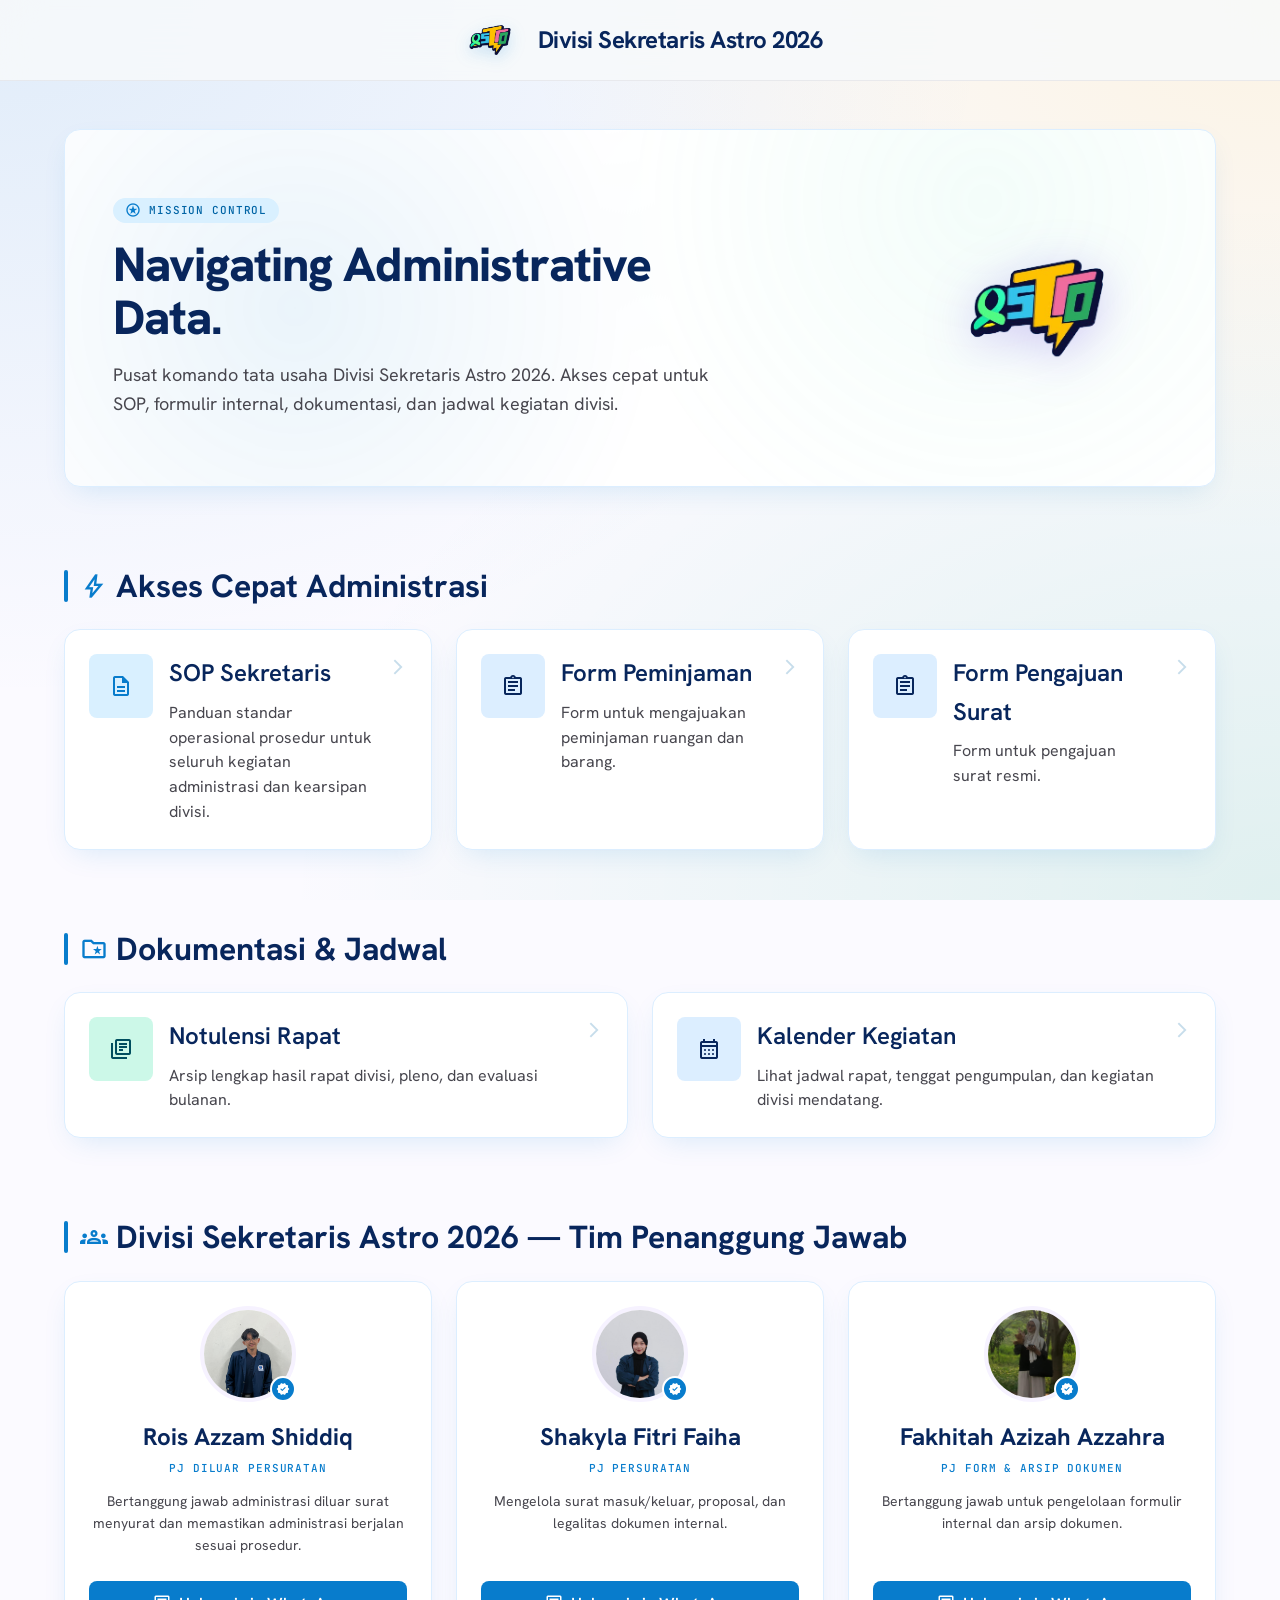
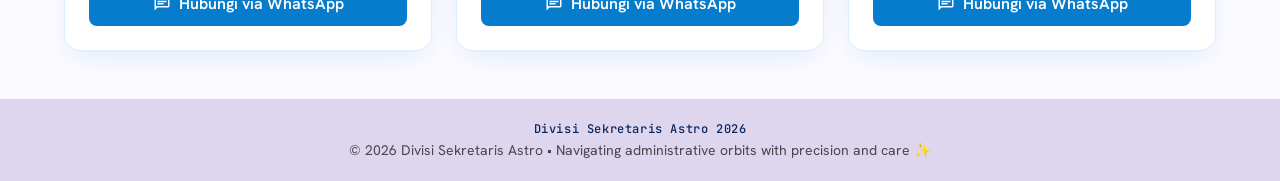
<file: index.html>
<!DOCTYPE html>
<html lang="id">
<head>
  <meta charset="UTF-8">
  <meta name="viewport" content="width=device-width, initial-scale=1.0">

  <!-- SEO Meta -->
  <title>Dashboard Administrasi — Divisi Sekretaris Astro 2026</title>
  <meta name="description" content="Pusat komando tata usaha Divisi Sekretaris Astro 2026. Akses cepat untuk SOP, formulir internal, dokumentasi, dan jadwal kegiatan divisi.">
  <meta name="theme-color" content="#7047eb">

  <!-- Open Graph -->
  <meta property="og:title" content="Dashboard Administrasi — Divisi Sekretaris Astro 2026">
  <meta property="og:description" content="Pusat komando tata usaha Divisi Sekretaris Astro 2026.">
  <meta property="og:type" content="website">

  <!-- Google Fonts -->
  <link rel="preconnect" href="https://fonts.googleapis.com">
  <link rel="preconnect" href="https://fonts.gstatic.com" crossorigin>
  <link href="https://fonts.googleapis.com/css2?family=Hanken+Grotesk:wght@400;500;600;700;800&family=JetBrains+Mono:wght@500&display=swap" rel="stylesheet">
  <link href="https://fonts.googleapis.com/css2?family=Material+Symbols+Outlined:opsz,wght,FILL,GRAD@20..48,100..700,0..1,-50..200&display=swap" rel="stylesheet">

  <!-- Stylesheet -->
  <link rel="stylesheet" href="assets/css/style.css">
</head>
<body>

  <!-- ============================================================
       NAVBAR
       ============================================================ -->
  <header id="navbar" class="navbar" role="banner">
    <div class="navbar__inner">

      <!-- Brand -->
      <a href="#" class="navbar__brand" aria-label="Divisi Sekretaris Astro 2026 — Home">
        <img class="navbar__brand-logo" src="images/logo%20astro%20trans.png" alt="Logo Astro">
        <span class="navbar__brand-name">Divisi Sekretaris Astro 2026</span>
      </a>

    </div>

  </header>


  <!-- ============================================================
       MAIN CONTENT
       ============================================================ -->
  <main class="main-content" id="main-content">

    <!-- ----------------------------------------------------------
         SECTION 1: HERO BANNER
         ---------------------------------------------------------- -->
    <section id="hero" class="hero reveal" aria-labelledby="hero-title">
      <!-- Decorative Background -->
      <div class="hero__bg-pattern" aria-hidden="true"></div>

      <!-- Text Content -->
      <div class="hero__content">
        <div class="hero__chip" aria-hidden="true">
          <span class="material-symbols-outlined">stars</span>
          <span class="hero__chip-text">Mission Control</span>
        </div>

        <h1 id="hero-title" class="hero__title">
          Navigating Administrative Data.
        </h1>

        <p class="hero__desc">
          Pusat komando tata usaha Divisi Sekretaris Astro 2026. Akses cepat untuk SOP,
          formulir internal, dokumentasi, dan jadwal kegiatan divisi.
        </p>
      </div>

      <!-- Decorative Illustration -->
      <div class="hero__image-wrapper" aria-hidden="true">
        <img
          src="images/logo%20astro%20trans.png"
          alt="Ilustrasi kabinet arsip futuristik dengan aksen ungu dan cyan"
          width="400"
          height="400"
        >
      </div>
    </section>


    <!-- ----------------------------------------------------------
         SECTION 2: QUICK ACCESS (Akses Cepat Administrasi)
         ---------------------------------------------------------- -->
    <section id="quick-access" aria-labelledby="quick-access-title">
      <div class="section-header reveal">
        <div class="section-line" aria-hidden="true"></div>
        <h2 id="quick-access-title" class="section-title">
          <span class="material-symbols-outlined section-icon" aria-hidden="true">bolt</span>
          Akses Cepat Administrasi
        </h2>
      </div>

      <div class="grid-3 reveal-stagger">

        <!-- Card: SOP Sekretariat -->
        <a
          id="card-sop"
          href="https://docs.google.com/document/d/11LgdM4YKsSl1xtKojL9pw4CxU6KqxnIM69tNo4jZIQ0/edit?usp=drive_link"
          class="glass-card quick-access__card reveal"
          aria-label="Buka SOP Sekretariat — panduan standar operasional prosedur"
        >
          <div class="icon-box icon-box-lg icon-box-purple" aria-hidden="true">
            <span class="material-symbols-outlined">description</span>
          </div>
          <div class="card-text">
            <h3 class="card-title">SOP Sekretaris</h3>
            <p class="card-desc">
              Panduan standar operasional prosedur untuk seluruh kegiatan administrasi
              dan kearsipan divisi.
            </p>
          </div>
          <span class="material-symbols-outlined card-arrow" aria-hidden="true">arrow_forward_ios</span>
        </a>

        <!-- Card: Formulir Internal -->
        <a
          id="card-forms"
          href="https://docs.google.com/forms/d/e/1FAIpQLSfppJyRRmmrPEbHN0Blx7syYmwjp7g-tctSmwbfHritn89O6g/viewform?usp=dialog"
          class="glass-card quick-access__card reveal"
          aria-label="Buka Formulir Internal — template formulir pengajuan dana dan persuratan"
        >
          <div class="icon-box icon-box-lg icon-box-lavender" aria-hidden="true">
            <span class="material-symbols-outlined">assignment</span>
          </div>
          <div class="card-text">
            <h3 class="card-title">Form Peminjaman</h3>
            <p class="card-desc">
              Form untuk mengajuakan peminjaman ruangan dan barang.
            </p>
          </div>
          <span class="material-symbols-outlined card-arrow" aria-hidden="true">arrow_forward_ios</span>
        </a>

        <a
          id="card-forms"
          href="https://docs.google.com/forms/d/e/1FAIpQLSfuPeuXYXEUirnykCm6wcbhS-tPKCIIwfPWo1d-4jchmznWcg/viewform?usp=publish-editor"
          class="glass-card quick-access__card reveal"
          aria-label="Buka Formulir Internal — template formulir pengajuan dana dan persuratan"
        >
          <div class="icon-box icon-box-lg icon-box-lavender" aria-hidden="true">
            <span class="material-symbols-outlined">assignment</span>
          </div>
          <div class="card-text">
            <h3 class="card-title">Form Pengajuan Surat</h3>
            <p class="card-desc">
              Form untuk pengajuan surat resmi.
            </p>
          </div>
          <span class="material-symbols-outlined card-arrow" aria-hidden="true">arrow_forward_ios</span>
        </a>

      </div>
    </section>


    <!-- ----------------------------------------------------------
         SECTION 3: DOKUMENTASI & JADWAL
         ---------------------------------------------------------- -->
    <section id="dokumentasi" aria-labelledby="dokumentasi-title">
      <div class="section-header reveal">
        <div class="section-line" aria-hidden="true"></div>
        <h2 id="dokumentasi-title" class="section-title">
          <span class="material-symbols-outlined section-icon" aria-hidden="true">folder_special</span>
          Dokumentasi &amp; Jadwal
        </h2>
      </div>

      <div class="grid-2 reveal-stagger">

        <!-- Notulensi Card -->
        <a
          id="card-notulensi"
          href="https://drive.google.com/drive/folders/10aBeDuEYL88uLtcIt7-J5j1_qvoX8Cja?usp=sharing"
          class="glass-card quick-access__card reveal"
          aria-label="Buka Notulensi Rapat di Google Drive"
        >
          <div class="icon-box icon-box-lg icon-box-teal" aria-hidden="true">
            <span class="material-symbols-outlined">library_books</span>
          </div>

          <div class="card-text">
            <h3 class="card-title">Notulensi Rapat</h3>
            <p class="card-desc">
              Arsip lengkap hasil rapat divisi, pleno, dan evaluasi bulanan.
            </p>
          </div>

          <span class="material-symbols-outlined card-arrow" aria-hidden="true">arrow_forward_ios</span>
        </a>

        <!-- Calendar Card -->
        <a
          id="card-calendar"
          href="https://drive.google.com/drive/folders/1xVrS3K7zp_4k-TYTXbSgyYBNEh5CtgHF?usp=drive_link"
          class="glass-card quick-access__card reveal"
          aria-label="Buka Kalender Kegiatan"
        >
          <div class="icon-box icon-box-lg icon-box-lavender" aria-hidden="true">
            <span class="material-symbols-outlined">calendar_month</span>
          </div>
          <div class="card-text">
            <h3 class="card-title">Kalender Kegiatan</h3>
            <p class="card-desc">Lihat jadwal rapat, tenggat pengumpulan, dan kegiatan divisi mendatang.</p>
          </div>
          <span class="material-symbols-outlined card-arrow" aria-hidden="true">arrow_forward_ios</span>
        </a>

      </div>
    </section>


    <!-- ----------------------------------------------------------
         SECTION 4: TIM PENANGGUNG JAWAB
         ---------------------------------------------------------- -->
    <section id="tim" aria-labelledby="tim-title">
      <div class="section-header reveal">
        <div class="section-line" aria-hidden="true"></div>
        <h2 id="tim-title" class="section-title">
          <span class="material-symbols-outlined section-icon" aria-hidden="true">groups</span>
          Divisi Sekretaris Astro 2026 — Tim Penanggung Jawab
        </h2>
      </div>

      <div class="grid-3 reveal-stagger">

        <!-- PIC 1: Rois -->
        <article id="pic-rois" class="glass-card pic-card reveal" aria-label="Profil Rois — PJ diluar Persuratan">
          <div class="pic-card__avatar-wrapper">
            <div class="pic-card__avatar">
              <img
                src="images/foto/rois.jpg"
                alt="Foto profil Rois, PJ diluar Persuratan"
                width="96"
                height="96"
              >
            </div>
            <div class="pic-card__verified-badge" aria-label="Terverifikasi">
              <span class="material-symbols-outlined" aria-hidden="true">verified</span>
            </div>
          </div>
          <h3 class="pic-card__name">Rois Azzam Shiddiq</h3>
          <p class="pic-card__role">PJ diluar Persuratan</p>
          <p class="pic-card__desc">
            Bertanggung jawab administrasi diluar surat menyurat dan memastikan administrasi berjalan sesuai prosedur.
          </p>
          <button
            class="btn-primary"
            data-whatsapp="62895412276357"
            data-name="Rois Azzam Shiddiq"
            aria-label="Hubungi Rois Azzam Shiddiq via WhatsApp"
          >
            <span class="material-symbols-outlined" aria-hidden="true">chat</span>
            Hubungi via WhatsApp
          </button>
        </article>

        <!-- PIC 2: shakyla -->
        <article id="pic-shakyla" class="glass-card pic-card reveal" aria-label="Profil Shakyla — PJ Persuratan">
          <div class="pic-card__avatar-wrapper">
            <div class="pic-card__avatar">
              <img
                src="images/foto/shakyla.jpeg"
                alt="Foto profil Shakyla, PJ Persuratan"
                width="96"
                height="96"
              >
            </div>
            <div class="pic-card__verified-badge" aria-label="Terverifikasi">
              <span class="material-symbols-outlined" aria-hidden="true">verified</span>
            </div>
          </div>
          <h3 class="pic-card__name">Shakyla Fitri Faiha</h3>
          <p class="pic-card__role">PJ Persuratan</p>
          <p class="pic-card__desc">
            Mengelola surat masuk/keluar, proposal, dan legalitas dokumen internal.
          </p>
          <button
            class="btn-primary"
            data-whatsapp="6287769726656"
            data-name="Shakyla Fitri Faiha"
            aria-label="Hubungi Shakyla Fitri Faiha via WhatsApp"
          >
            <span class="material-symbols-outlined" aria-hidden="true">chat</span>
            Hubungi via WhatsApp
          </button>
        </article>

        <!-- PIC 3: fahita -->
        <article id="pic-fahita" class="glass-card pic-card reveal" aria-label="Profil Fakhitah — PJ Form & Arsip Dokumen">
          <div class="pic-card__avatar-wrapper">
            <div class="pic-card__avatar">
              <img
                src="images/foto/fakhitah.png"
                alt="Foto profil Fakhitah, PJ Form & Arsip Dokumen"
                width="96"
                height="96"
              >
            </div>
            <div class="pic-card__verified-badge" aria-label="Terverifikasi">
              <span class="material-symbols-outlined" aria-hidden="true">verified</span>
            </div>
          </div>
          <h3 class="pic-card__name">Fakhitah Azizah Azzahra</h3>
          <p class="pic-card__role">PJ Form & Arsip Dokumen</p>
          <p class="pic-card__desc">
            Bertanggung jawab untuk pengelolaan formulir internal dan arsip dokumen.
          </p>
          <button
            class="btn-primary"
            data-whatsapp="6289695911149"
            data-name="Fakhitah Azizah Azzahra"
            aria-label="Hubungi Fakhitah Azizah Azzahra via WhatsApp"
          >
            <span class="material-symbols-outlined" aria-hidden="true">chat</span>
            Hubungi via WhatsApp
          </button>
        </article>

      </div>
    </section>

  </main><!-- /main-content -->


  <!-- ============================================================
       FOOTER
       ============================================================ -->
  <footer class="footer" role="contentinfo">
    <div class="footer__inner">
      <div>
        <p class="footer__brand-name">Divisi Sekretaris Astro 2026</p>
        <p class="footer__tagline">
          &copy; 2026 Divisi Sekretaris Astro &bull;
          Navigating administrative orbits with precision and care ✨
        </p>
      </div>

    </div>
  </footer>


  <!-- JavaScript -->
  <script src="assets/js/main.js"></script>
</body>
</html>
</file>
<file: assets/css/style.css>
/* ============================================================
   Sekreastro App — Main Stylesheet
   Divisi Sekretaris Astro 2026
   ============================================================ */

/* ----------------------------------------------------------
   1. GOOGLE FONTS
   ---------------------------------------------------------- */
@import url('https://fonts.googleapis.com/css2?family=Hanken+Grotesk:wght@400;500;600;700;800&family=JetBrains+Mono:wght@500&display=swap');
@import url('https://fonts.googleapis.com/css2?family=Material+Symbols+Outlined:opsz,wght,FILL,GRAD@20..48,100..700,0..1,-50..200&display=swap');

/* ----------------------------------------------------------
   2. CSS CUSTOM PROPERTIES (Design Tokens)
   ---------------------------------------------------------- */
:root {
  /* Color Palette */
  --color-primary:                 #08265c;
  --color-primary-fixed:           #dceeff;
  --color-primary-fixed-dim:       #b9ddff;
  --color-on-primary:              #ffffff;
  --color-primary-container:       #1a1b3b;
  --color-on-primary-container:    #8283a9;
  --color-on-primary-fixed:        #171838;
  --color-on-primary-fixed-variant:#434466;

  --color-secondary:               #087ccc;
  --color-secondary-fixed:         #d9f0ff;
  --color-secondary-fixed-dim:     #afe1ff;
  --color-on-secondary:            #ffffff;
  --color-secondary-container:     #1f9fe8;
  --color-on-secondary-container:  #fffbff;
  --color-on-secondary-fixed:      #00345b;
  --color-on-secondary-fixed-variant: #0064a5;

  --color-tertiary:                #009d71;
  --color-tertiary-fixed:          #ccf8e8;
  --color-tertiary-fixed-dim:      #76e9c3;
  --color-on-tertiary:             #ffffff;
  --color-tertiary-container:      #00222b;
  --color-on-tertiary-container:   #007a58;
  --color-on-tertiary-fixed:       #001f27;
  --color-on-tertiary-fixed-variant:#004e5f;

  --color-error:                   #ba1a1a;
  --color-error-container:         #ffdad6;
  --color-on-error:                #ffffff;
  --color-on-error-container:      #93000a;

  --color-background:              #fbfaff;
  --color-on-background:           #191c1e;
  --color-surface:                 #fbfaff;
  --color-surface-dim:             #d8dadc;
  --color-surface-bright:          #f7f9fb;
  --color-surface-container-lowest:#ffffff;
  --color-surface-container-low:   #f6f2ff;
  --color-surface-container:       #eee9fa;
  --color-surface-container-high:  #e7e1f5;
  --color-surface-container-highest:#ded5ef;
  --color-on-surface:              #191c1e;
  --color-on-surface-variant:      #47464e;
  --color-inverse-surface:         #2d3133;
  --color-inverse-on-surface:      #eff1f3;
  --color-surface-tint:            #087ccc;
  --color-surface-variant:         #e2edf5;

  --color-outline:                 #77767e;
  --color-outline-variant:         #c7ddeb;
  --color-inverse-primary:         #c3c3ec;

  /* Typography */
  --font-sans:  'Hanken Grotesk', sans-serif;
  --font-mono:  'JetBrains Mono', monospace;

  /* Font Sizes */
  --text-xs:     11px;
  --text-sm:     12px;
  --text-base:   14px;
  --text-md:     16px;
  --text-lg:     18px;
  --text-xl:     24px;
  --text-2xl:    32px;
  --text-3xl:    40px;
  --text-4xl:    48px;

  /* Spacing */
  --space-1:   4px;
  --space-2:   8px;
  --space-3:   12px;
  --space-4:   16px;
  --space-5:   20px;
  --space-6:   24px;
  --space-8:   32px;
  --space-10:  40px;
  --space-12:  48px;
  --space-16:  64px;
  --space-20:  80px;

  /* Border Radius */
  --radius-sm:   4px;
  --radius-md:   8px;
  --radius-lg:   12px;
  --radius-xl:   16px;
  --radius-2xl:  24px;
  --radius-full: 9999px;

  /* Transitions */
  --transition-fast:   0.15s ease;
  --transition-normal: 0.3s ease;
  --transition-slow:   0.5s ease;

  /* Shadows */
  --color-accent:                  #ffc21c;
  --shadow-sm:  0 2px 8px -2px rgba(8, 124, 204, 0.10);
  --shadow-md:  0 10px 30px -10px rgba(8, 124, 204, 0.16);
  --shadow-lg:  0 15px 35px -10px rgba(8, 124, 204, 0.25);
  --shadow-glow: 0 0 22px rgba(0, 157, 113, 0.28);
}

/* ----------------------------------------------------------
   3. CSS RESET & BASE
   ---------------------------------------------------------- */
*, *::before, *::after {
  box-sizing: border-box;
  margin: 0;
  padding: 0;
}

html {
  scroll-behavior: smooth;
  -webkit-text-size-adjust: 100%;
}

body {
  font-family: var(--font-sans);
  font-size: var(--text-md);
  line-height: 1.6;
  color: var(--color-on-surface);
  background-color: var(--color-background);
  background-image:
    radial-gradient(at 0% 0%, rgba(8, 124, 204, 0.11) 0px, transparent 55%),
    radial-gradient(at 100% 100%, rgba(0, 157, 113, 0.11) 0px, transparent 55%),
    radial-gradient(at 100% 0%, rgba(255, 194, 28, 0.12) 0px, transparent 42%);
  background-attachment: fixed;
  min-height: 100vh;
  display: flex;
  flex-direction: column;
  -webkit-font-smoothing: antialiased;
  -moz-osx-font-smoothing: grayscale;
}

img {
  display: block;
  max-width: 100%;
}

a {
  text-decoration: none;
  color: inherit;
}

ul, ol { list-style: none; }

button {
  font-family: inherit;
  cursor: pointer;
  border: none;
  background: none;
}

/* ----------------------------------------------------------
   4. LAYOUT UTILITIES
   ---------------------------------------------------------- */
.container {
  width: 100%;
  max-width: 1440px;
  margin-inline: auto;
  padding-inline: var(--space-4);
}

@media (min-width: 768px) {
  .container { padding-inline: var(--space-16); }
}

.flex        { display: flex; }
.flex-col    { flex-direction: column; }
.items-center { align-items: center; }
.items-start  { align-items: flex-start; }
.justify-between { justify-content: space-between; }
.justify-center  { justify-content: center; }
.flex-grow   { flex-grow: 1; }
.flex-shrink-0 { flex-shrink: 0; }

.grid-2 {
  display: grid;
  grid-template-columns: 1fr;
  gap: var(--space-6);
}

.grid-3 {
  display: grid;
  grid-template-columns: 1fr;
  gap: var(--space-6);
}

.grid-doc {
  display: grid;
  grid-template-columns: 1fr;
  gap: var(--space-6);
}

@media (min-width: 640px) {
  .grid-3 { grid-template-columns: repeat(2, 1fr); }
}

@media (min-width: 768px) {
  .grid-2 { grid-template-columns: repeat(2, 1fr); }
}

@media (min-width: 1024px) {
  .grid-3     { grid-template-columns: repeat(3, 1fr); }
  .grid-doc   { grid-template-columns: 1fr 2fr; }
}

/* ----------------------------------------------------------
   5. MATERIAL SYMBOLS
   ---------------------------------------------------------- */
.material-symbols-outlined {
  font-family: 'Material Symbols Outlined';
  font-weight: normal;
  font-style: normal;
  font-size: 24px;
  display: inline-block;
  line-height: 1;
  text-transform: none;
  letter-spacing: normal;
  word-wrap: normal;
  white-space: nowrap;
  direction: ltr;
  -webkit-font-feature-settings: 'liga';
  font-feature-settings: 'liga';
  font-variation-settings: 'FILL' 0, 'wght' 400, 'GRAD' 0, 'opsz' 24;
  vertical-align: middle;
}

/* ----------------------------------------------------------
   6. GLASS CARD COMPONENT
   ---------------------------------------------------------- */
.glass-card {
  background-color: var(--color-surface-container-lowest);
  border: 1px solid var(--color-primary-fixed);
  border-radius: var(--radius-xl);
  box-shadow: var(--shadow-md);
  transition: transform var(--transition-normal),
              border-color var(--transition-normal),
              box-shadow var(--transition-normal);
}

.glass-card:hover {
  transform: translateY(-4px);
  border-color: var(--color-tertiary-fixed-dim);
  box-shadow: var(--shadow-lg), var(--shadow-glow);
}

/* ----------------------------------------------------------
   7. BUTTON COMPONENTS
   ---------------------------------------------------------- */
.btn-primary {
  display: inline-flex;
  align-items: center;
  justify-content: center;
  gap: var(--space-2);
  padding: var(--space-3) var(--space-4);
  border-radius: var(--radius-md);
  font-family: var(--font-sans);
  font-size: var(--text-md);
  font-weight: 600;
  color: var(--color-on-secondary);
  background-color: var(--color-secondary);
  transition: box-shadow var(--transition-normal),
              opacity var(--transition-fast);
  width: 100%;
  position: relative;
  overflow: hidden;
}

.btn-primary:hover {
  box-shadow: 0 0 20px rgba(94, 57, 224, 0.55);
  opacity: 0.9;
}

.btn-primary .material-symbols-outlined {
  font-size: 18px;
}

.btn-icon {
  display: inline-flex;
  align-items: center;
  justify-content: center;
  width: 40px;
  height: 40px;
  border-radius: var(--radius-full);
  color: var(--color-on-surface-variant);
  transition: background-color var(--transition-fast);
}

.btn-icon:hover {
  background-color: rgba(26, 27, 59, 0.08);
}

/* ----------------------------------------------------------
   8. SECTION HEADER COMPONENT
   ---------------------------------------------------------- */
.section-header {
  display: flex;
  align-items: center;
  gap: var(--space-3);
  margin-bottom: var(--space-6);
}

.section-line {
  width: 4px;
  height: 32px;
  background-color: var(--color-secondary);
  border-radius: 2px;
  flex-shrink: 0;
}

.section-title {
  font-size: var(--text-xl);
  font-weight: 700;
  color: var(--color-primary);
  display: flex;
  align-items: center;
  gap: var(--space-2);
  line-height: 1.2;
}

@media (min-width: 768px) {
  .section-title { font-size: var(--text-2xl); }
}

.section-icon {
  color: var(--color-secondary);
  font-size: 28px !important;
}

/* ----------------------------------------------------------
   9. BADGE / TAG COMPONENT
   ---------------------------------------------------------- */
.badge {
  display: inline-flex;
  align-items: center;
  padding: 2px 8px;
  border-radius: var(--radius-sm);
  font-family: var(--font-mono);
  font-size: var(--text-xs);
  font-weight: 500;
  letter-spacing: 0.05em;
}

.badge-mandatory {
  background-color: var(--color-secondary-fixed);
  color: var(--color-on-secondary-fixed-variant);
}

.badge-deadline {
  background-color: var(--color-error-container);
  color: var(--color-on-error-container);
}

.badge-drive {
  background-color: var(--color-surface-container-high);
  color: var(--color-on-surface-variant);
  font-size: var(--text-xs);
}

/* ----------------------------------------------------------
   10. ICON BOX COMPONENT
   ---------------------------------------------------------- */
.icon-box {
  display: flex;
  align-items: center;
  justify-content: center;
  border-radius: var(--radius-md);
  flex-shrink: 0;
  transition: background-color var(--transition-normal);
}

.icon-box-lg {
  width: 64px;
  height: 64px;
}

.icon-box-md {
  width: 48px;
  height: 48px;
}

.icon-box-purple {
  background-color: var(--color-secondary-fixed);
}

.icon-box-purple .material-symbols-outlined { color: var(--color-secondary); }

.icon-box-lavender {
  background-color: var(--color-primary-fixed);
}

.icon-box-lavender .material-symbols-outlined { color: var(--color-primary); }

.icon-box-teal {
  background-color: var(--color-tertiary-fixed);
}

.icon-box-teal .material-symbols-outlined { color: var(--color-on-tertiary-fixed-variant); }

/* ----------------------------------------------------------
   11. NAVBAR
   ---------------------------------------------------------- */
.navbar {
  position: sticky;
  top: 0;
  z-index: 100;
  width: 100%;
  background-color: rgba(247, 249, 251, 0.85);
  backdrop-filter: blur(20px);
  -webkit-backdrop-filter: blur(20px);
  border-bottom: 1px solid rgba(200, 197, 206, 0.3);
  transition: box-shadow var(--transition-normal);
}

.navbar.scrolled {
  box-shadow: 0 4px 20px -4px rgba(94, 57, 224, 0.12);
}

.navbar__inner {
  display: flex;
  align-items: center;
  justify-content: center;
  padding-block: var(--space-4);
  padding-inline: var(--space-4);
}

@media (min-width: 768px) {
  .navbar__inner { padding-inline: var(--space-16); }
}

.navbar__brand {
  display: flex;
  align-items: center;
  gap: var(--space-4);
}

.navbar__brand-logo {
  width: 64px;
  height: 48px;
  object-fit: cover;
  object-position: center;
  filter: drop-shadow(0 5px 8px rgba(8, 124, 204, 0.18));
}

.navbar__brand-name {
  font-size: var(--text-xl);
  font-weight: 700;
  color: var(--color-primary);
  letter-spacing: -0.02em;
  line-height: 1;
}

/* Desktop Nav */
.navbar__nav {
  display: none;
  align-items: center;
  gap: var(--space-6);
}

@media (min-width: 768px) {
  .navbar__nav { display: flex; }
}

.navbar__nav-link {
  font-size: var(--text-md);
  font-weight: 500;
  color: var(--color-on-surface-variant);
  padding: var(--space-1) var(--space-2);
  border-radius: var(--radius-md);
  transition: color var(--transition-fast),
              background-color var(--transition-fast);
  position: relative;
}

.navbar__nav-link:hover {
  color: var(--color-primary);
  background-color: rgba(26, 27, 59, 0.05);
}

.navbar__nav-link.active {
  color: var(--color-secondary);
  font-weight: 600;
}

.navbar__nav-link.active::after {
  content: '';
  position: absolute;
  bottom: -4px;
  left: 0;
  right: 0;
  height: 2px;
  background-color: var(--color-secondary);
  border-radius: 2px;
}

/* Navbar Actions */
.navbar__actions {
  display: flex;
  align-items: center;
  gap: var(--space-2);
}

.navbar__avatar {
  width: 40px;
  height: 40px;
  border-radius: var(--radius-full);
  overflow: hidden;
  border: 2px solid var(--color-primary-fixed);
  margin-left: var(--space-2);
  flex-shrink: 0;
}

.navbar__avatar img {
  width: 100%;
  height: 100%;
  object-fit: cover;
}

/* Mobile Hamburger */
.navbar__hamburger {
  display: flex;
  flex-direction: column;
  gap: 5px;
  cursor: pointer;
  padding: var(--space-2);
}

@media (min-width: 768px) {
  .navbar__hamburger { display: none; }
}

.navbar__hamburger span {
  display: block;
  width: 22px;
  height: 2px;
  background-color: var(--color-on-surface);
  border-radius: 2px;
  transition: transform var(--transition-normal),
              opacity var(--transition-normal);
}

.navbar__hamburger.open span:nth-child(1) { transform: translateY(7px) rotate(45deg); }
.navbar__hamburger.open span:nth-child(2) { opacity: 0; }
.navbar__hamburger.open span:nth-child(3) { transform: translateY(-7px) rotate(-45deg); }

/* Mobile Nav Drawer */
.navbar__mobile-menu {
  display: none;
  flex-direction: column;
  gap: var(--space-1);
  padding: var(--space-4);
  border-top: 1px solid var(--color-outline-variant);
  background-color: var(--color-surface-container-lowest);
}

.navbar__mobile-menu.open { display: flex; }

.navbar__mobile-menu a {
  font-size: var(--text-md);
  font-weight: 500;
  color: var(--color-on-surface-variant);
  padding: var(--space-3) var(--space-4);
  border-radius: var(--radius-md);
  transition: background-color var(--transition-fast), color var(--transition-fast);
}

.navbar__mobile-menu a:hover,
.navbar__mobile-menu a.active {
  background-color: var(--color-secondary-fixed);
  color: var(--color-secondary);
}

/* ----------------------------------------------------------
   12. MAIN CONTENT
   ---------------------------------------------------------- */
.main-content {
  flex-grow: 1;
  width: 100%;
  max-width: 1440px;
  margin-inline: auto;
  padding-inline: var(--space-4);
  padding-block: var(--space-12);
  display: flex;
  flex-direction: column;
  gap: var(--space-20);
}

@media (min-width: 768px) {
  .main-content { padding-inline: var(--space-16); }
}

/* ----------------------------------------------------------
   13. HERO BANNER SECTION
   ---------------------------------------------------------- */
.hero {
  position: relative;
  background-color: var(--color-surface-container-lowest);
  border: 1px solid var(--color-primary-fixed);
  border-radius: var(--radius-xl);
  padding: var(--space-12);
  display: flex;
  align-items: center;
  justify-content: space-between;
  gap: var(--space-12);
  overflow: hidden;
  box-shadow: var(--shadow-md);
}

.hero__bg-pattern {
  position: absolute;
  inset: 0;
  opacity: 0.08;
  pointer-events: none;
  background-image:
    radial-gradient(circle at 20% 50%, var(--color-secondary) 0%, transparent 40%),
    radial-gradient(circle at 80% 20%, var(--color-tertiary-fixed-dim) 0%, transparent 40%);
  z-index: 0;
}

.hero__content {
  position: relative;
  z-index: 1;
  max-width: 600px;
}

.hero__chip {
  display: inline-flex;
  align-items: center;
  gap: var(--space-2);
  background-color: var(--color-secondary-fixed);
  color: var(--color-on-secondary-fixed-variant);
  padding: var(--space-1) var(--space-3);
  border-radius: var(--radius-full);
  margin-bottom: var(--space-4);
}

.hero__chip .material-symbols-outlined {
  font-size: 16px !important;
  color: var(--color-secondary);
}

.hero__chip-text {
  font-family: var(--font-mono);
  font-size: var(--text-xs);
  font-weight: 500;
  letter-spacing: 0.08em;
  text-transform: uppercase;
}

.hero__title {
  font-size: clamp(28px, 4vw, var(--text-4xl));
  font-weight: 800;
  color: var(--color-primary);
  line-height: 1.1;
  letter-spacing: -0.02em;
  margin-bottom: var(--space-4);
}

.hero__desc {
  font-size: var(--text-lg);
  line-height: 1.6;
  color: var(--color-on-surface-variant);
}

.hero__image-wrapper {
  position: relative;
  z-index: 1;
  flex-shrink: 0;
  width: 260px;
  height: 260px;
  display: none;
}

@media (min-width: 768px) {
  .hero__image-wrapper { display: block; }
}

.hero__image-wrapper img {
  width: 100%;
  height: 100%;
  object-fit: contain;
  filter: drop-shadow(0 8px 24px rgba(94, 57, 224, 0.25));
  animation: float 6s ease-in-out infinite;
}

@keyframes float {
  0%, 100% { transform: translateY(0px); }
  50%       { transform: translateY(-12px); }
}

/* ----------------------------------------------------------
   14. QUICK ACCESS SECTION
   ---------------------------------------------------------- */
.quick-access__card {
  display: flex;
  align-items: flex-start;
  gap: var(--space-4);
  padding: var(--space-6);
  cursor: pointer;
}

.quick-access__card .card-text { flex-grow: 1; }

.quick-access__card .card-title {
  font-size: var(--text-xl);
  font-weight: 600;
  color: var(--color-primary);
  margin-bottom: var(--space-2);
  transition: color var(--transition-fast);
}

.quick-access__card:hover .card-title {
  color: var(--color-secondary);
}

.quick-access__card:hover .icon-box-purple {
  background-color: var(--color-secondary);
}

.quick-access__card:hover .icon-box-purple .material-symbols-outlined {
  color: var(--color-on-secondary);
}

.quick-access__card:hover .icon-box-lavender {
  background-color: var(--color-primary);
}

.quick-access__card:hover .icon-box-lavender .material-symbols-outlined {
  color: var(--color-on-primary);
}

.card-desc {
  font-size: var(--text-md);
  color: var(--color-on-surface-variant);
  line-height: 1.55;
}

.card-arrow {
  font-size: 18px !important;
  color: var(--color-outline-variant);
  margin-top: var(--space-1);
  flex-shrink: 0;
  transition: color var(--transition-fast), transform var(--transition-fast);
}

.glass-card:hover .card-arrow {
  color: var(--color-tertiary-fixed-dim);
  transform: translateX(4px);
}

/* ----------------------------------------------------------
   15. DOCUMENTATION & SCHEDULE SECTION
   ---------------------------------------------------------- */
.notulensi-card {
  padding: var(--space-6);
  display: flex;
  align-items: flex-start;
  gap: var(--space-4);
  cursor: pointer;
}

.notulensi-card__body {
  flex-grow: 1;
}

.notulensi-card__header {
  display: flex;
  align-items: center;
  justify-content: space-between;
  margin-bottom: var(--space-2);
}

.notulensi-card__title {
  font-size: var(--text-xl);
  font-weight: 600;
  color: var(--color-primary);
  transition: color var(--transition-fast);
}

.glass-card:hover .notulensi-card__title { color: var(--color-secondary); }

.notulensi-card__desc {
  font-size: var(--text-md);
  color: var(--color-on-surface-variant);
  line-height: 1.55;
  margin-bottom: var(--space-4);
}

.notulensi-card__link {
  display: inline-flex;
  align-items: center;
  gap: var(--space-2);
  color: var(--color-secondary);
  font-weight: 600;
  font-size: var(--text-base);
  transition: gap var(--transition-fast);
}

.notulensi-card__link:hover { gap: var(--space-3); }

.notulensi-card__link .material-symbols-outlined { font-size: 16px !important; }

/* Calendar Card */
.calendar-card {
  padding: var(--space-6);
  display: flex;
  flex-direction: column;
  gap: var(--space-4);
}

.calendar-card__header {
  display: flex;
  align-items: center;
  justify-content: space-between;
}

.calendar-card__title-group {
  display: flex;
  align-items: center;
  gap: var(--space-4);
}

.calendar-card__title {
  font-size: var(--text-xl);
  font-weight: 600;
  color: var(--color-primary);
}

.calendar-card__view-all {
  font-family: var(--font-mono);
  font-size: var(--text-sm);
  font-weight: 500;
  color: var(--color-secondary);
  transition: text-decoration var(--transition-fast);
}

.calendar-card__view-all:hover { text-decoration: underline; }

.calendar-card__events { display: flex; flex-direction: column; gap: var(--space-3); }

.event-item {
  display: flex;
  align-items: center;
  padding: var(--space-3);
  border-radius: var(--radius-md);
  border: 1px solid transparent;
  transition: background-color var(--transition-fast), border-color var(--transition-fast);
}

.event-item:hover {
  background-color: var(--color-surface-container-low);
  border-color: rgba(200, 197, 206, 0.3);
}

.event-item__date {
  display: flex;
  flex-direction: column;
  align-items: center;
  justify-content: center;
  width: 60px;
  flex-shrink: 0;
  padding-right: var(--space-3);
  margin-right: var(--space-3);
  border-right: 1px solid rgba(200, 197, 206, 0.5);
}

.event-item__month {
  font-family: var(--font-mono);
  font-size: var(--text-xs);
  font-weight: 500;
  color: var(--color-secondary);
  text-transform: uppercase;
  letter-spacing: 0.05em;
}

.event-item__day {
  font-size: var(--text-xl);
  font-weight: 700;
  color: var(--color-primary);
  line-height: 1.1;
}

.event-item__info { flex-grow: 1; }

.event-item__title {
  font-size: var(--text-md);
  font-weight: 600;
  color: var(--color-on-surface);
}

.event-item__time {
  display: flex;
  align-items: center;
  gap: var(--space-1);
  font-family: var(--font-mono);
  font-size: var(--text-xs);
  color: var(--color-on-surface-variant);
  margin-top: var(--space-1);
}

.event-item__time .material-symbols-outlined { font-size: 14px !important; }

/* ----------------------------------------------------------
   16. TEAM SECTION
   ---------------------------------------------------------- */
.pic-card {
  padding: var(--space-6);
  display: flex;
  flex-direction: column;
  align-items: center;
  text-align: center;
}

.pic-card__avatar-wrapper {
  position: relative;
  width: 96px;
  height: 96px;
  margin-bottom: var(--space-4);
}

.pic-card__avatar {
  width: 96px;
  height: 96px;
  border-radius: var(--radius-full);
  overflow: hidden;
  border: 4px solid var(--color-surface-container-low);
}

.pic-card__avatar img {
  width: 100%;
  height: 100%;
  object-fit: cover;
}

.pic-card__verified-badge {
  position: absolute;
  bottom: 0;
  right: 0;
  width: 26px;
  height: 26px;
  background-color: var(--color-secondary);
  border-radius: var(--radius-full);
  border: 2px solid white;
  display: flex;
  align-items: center;
  justify-content: center;
}

.pic-card__verified-badge .material-symbols-outlined {
  font-size: 14px !important;
  color: white;
  font-variation-settings: 'FILL' 1;
}

.pic-card__name {
  font-size: var(--text-xl);
  font-weight: 700;
  color: var(--color-primary);
  margin-bottom: var(--space-1);
}

.pic-card__role {
  font-family: var(--font-mono);
  font-size: var(--text-xs);
  font-weight: 500;
  color: var(--color-secondary);
  text-transform: uppercase;
  letter-spacing: 0.08em;
  margin-bottom: var(--space-3);
}

.pic-card__desc {
  font-size: var(--text-base);
  color: var(--color-on-surface-variant);
  line-height: 1.6;
  flex-grow: 1;
  margin-bottom: var(--space-6);
}

/* ----------------------------------------------------------
   17. FOOTER
   ---------------------------------------------------------- */
.footer {
  background-color: var(--color-surface-container-highest);
  border-top: 1px solid rgba(200, 197, 206, 0.2);
  margin-top: auto;
}

.footer__inner {
  display: flex;
  flex-direction: column;
  align-items: center;
  gap: var(--space-2);
  padding-block: var(--space-5);
  padding-inline: var(--space-4);
  text-align: center;
}

@media (min-width: 768px) {
  .footer__inner {
    flex-direction: column;
    justify-content: center;
    align-items: center;
    padding-inline: var(--space-16);
    text-align: center;
  }
}

.footer__brand-name {
  font-family: var(--font-mono);
  font-size: var(--text-sm);
  font-weight: 500;
  color: var(--color-primary);
  letter-spacing: 0.05em;
  margin-bottom: 0;
}

.footer__tagline {
  font-size: var(--text-base);
  color: var(--color-on-surface-variant);
}

.footer__links {
  display: flex;
  gap: var(--space-6);
}

.footer__links a {
  font-size: var(--text-base);
  color: var(--color-on-surface-variant);
  transition: color var(--transition-fast);
}

.footer__links a:hover { color: var(--color-secondary); }

/* ----------------------------------------------------------
   18. SCROLL REVEAL ANIMATION
   ---------------------------------------------------------- */
.reveal {
  opacity: 0;
  transform: translateY(24px);
  transition: opacity 0.5s ease, transform 0.5s ease;
}

.reveal.visible {
  opacity: 1;
  transform: translateY(0);
}

/* Staggered delay for grid children */
.reveal-stagger > *:nth-child(1) { transition-delay: 0s; }
.reveal-stagger > *:nth-child(2) { transition-delay: 0.08s; }
.reveal-stagger > *:nth-child(3) { transition-delay: 0.16s; }

/* ----------------------------------------------------------
   19. RESPONSIVE UTILITIES
   ---------------------------------------------------------- */
@media (max-width: 767px) {
  .hero { padding: var(--space-8); }
  .hero__title { font-size: 26px; }
  .hero__desc { font-size: var(--text-md); }
  .main-content { gap: var(--space-12); padding-block: var(--space-8); }
}
</file>
